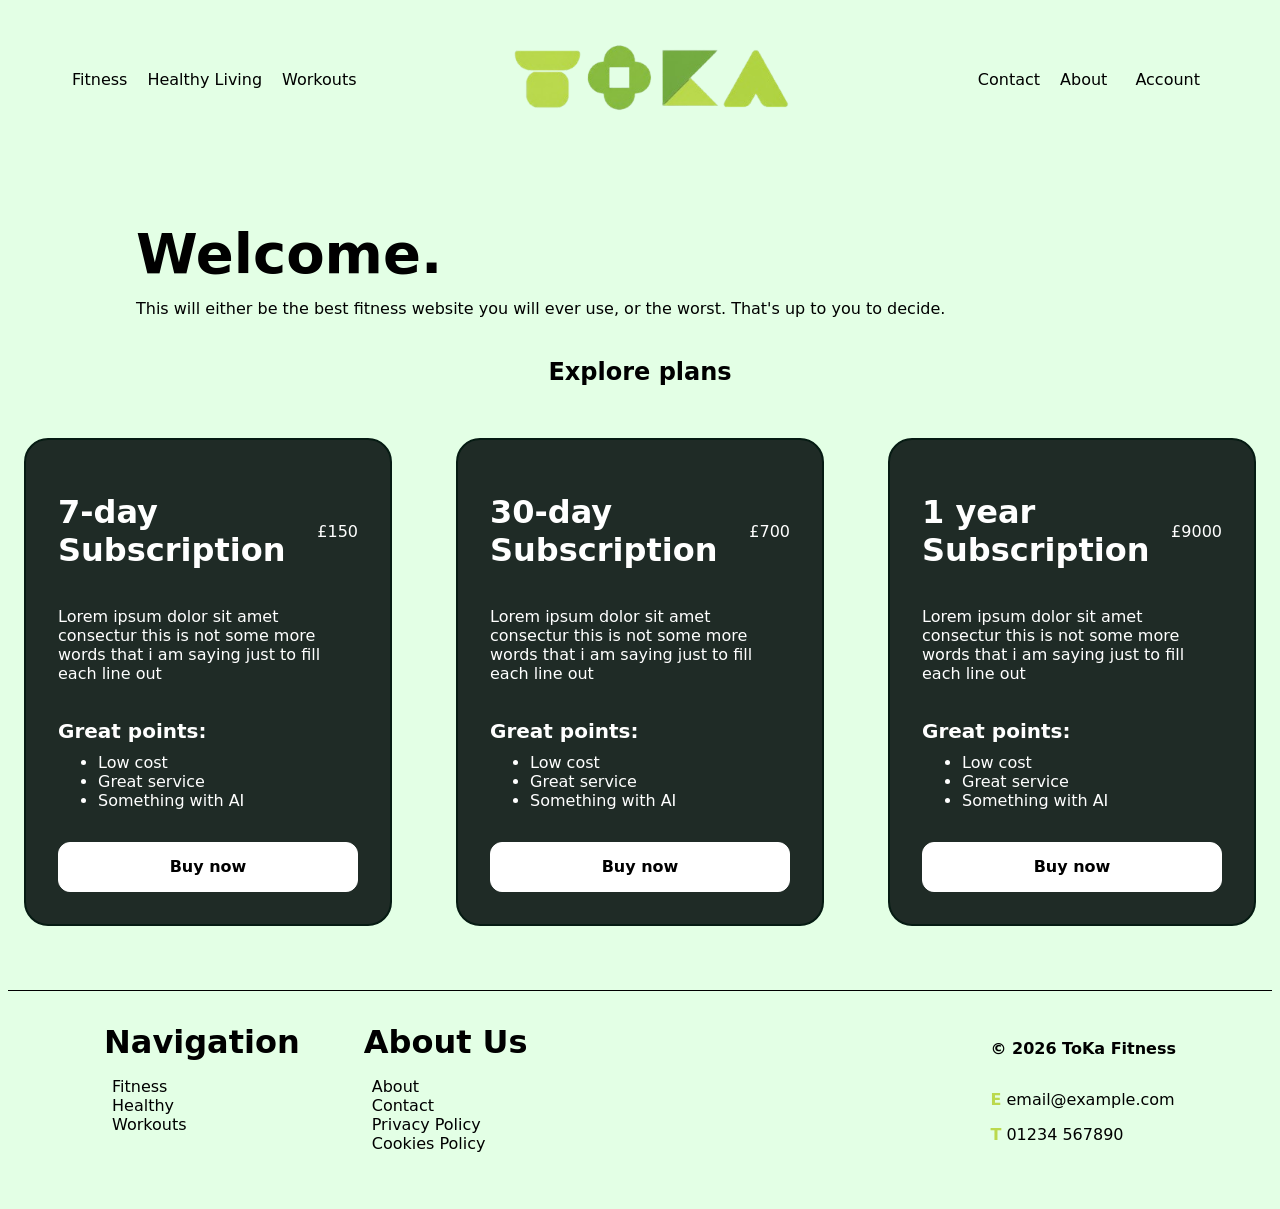
<file: index.html>
<!doctype html>
<html>
  <head>
    <meta charset="utf-8" />
    <title>Home - ToKa</title>
    <meta name="viewport" content="width=device-width, initial-scale=1" />
    <link rel="stylesheet" href="/styles.css" />

    <link rel="icon" type="image/x-icon" href="/assets/logo/favicon.png">
  </head>

  <body>
    <header>
        <nav>
          <ul class="left-buttons">
            <li><a href="/pages/fitness.html">Fitness</a></li>
            <li><a href="/pages/healthyliving.html">Healthy Living</a></li>
            <li><a href="/pages/workouts.html">Workouts</a></li>
          </ul>

          <div class="centre-nav">
            <a href="/index.html"><img src="/assets/logo/wordmark.png"></a>
          </div>

          <ul class="right-buttons">
            <li><a href="/pages/contact.html">Contact</a></li>
            <li><a href="/pages/about.html">About</a></li>
            <div class="dropdown">
              <li class="account-button"><a href="#">Account</a></li>
              <div class="dropdown-items">
                <a href="#">My Account</a>
                <a href="#">Membership</a>
                <a href="#">Friends (0)</a>
                <a href="#">Settings</a>
                <div class="sign-out">
                  <a href="#">Sign Out</a>
                </div>
              </div>
            </div>
          </ul>
        </nav>
    </header>


    <div class="content">
      <h1 class="greeting-text" style="justify-content: start;">Welcome.</h1>
      <p class="subtitle-text">This will either be the best fitness website you will ever use, or the worst. That's up to you to decide.</p>

      <h2 style="display: flex; justify-content: center; padding-top: 20px;">Explore plans</h2>

      <div class="row">
        <div class="box">
          <div class="row">
          <h1>7-day Subscription</h1>
          <p style="size: 12px; justify-content:center; margin-left: 20px;">£150</p>
          </div>

          <p>
            Lorem ipsum dolor sit amet consectur this is not some more words that 
            i am saying just to fill each line out 
          </p>

          <p style="font-weight: bold; font-size: 20px;">Great points:</p>
          <ul style="margin-top: -10px;">
            <li>Low cost</li>
            <li>Great service</li>
            <li>Something with AI</li>

          </ul>

          <a href="#"><div class="box-button">Buy now</div></a>
        </div>

        <div class="box">
          <div class="row">
          <h1>30-day Subscription</h1>
          <p style="size: 12px; justify-content:center; margin-left: 20px;">£700</p>
          </div>

          <p>
            Lorem ipsum dolor sit amet consectur this is not some more words that 
            i am saying just to fill each line out 
          </p>

          <p style="font-weight: bold; font-size: 20px;">Great points:</p>
          <ul style="margin-top: -10px;">
            <li>Low cost</li>
            <li>Great service</li>
            <li>Something with AI</li>

          </ul>

          <a href="#"><div class="box-button">Buy now</div></a>
        </div>

        <div class="box">
          <div class="row">
          <h1>1 year Subscription</h1>
          <p style="size: 12px; justify-content:center; margin-left: 20px;">£9000</p>
          </div>

          <p>
            Lorem ipsum dolor sit amet consectur this is not some more words that 
            i am saying just to fill each line out 
          </p>

          <p style="font-weight: bold; font-size: 20px;">Great points:</p>
          <ul style="margin-top: -10px;">
            <li>Low cost</li>
            <li>Great service</li>
            <li>Something with AI</li>

          </ul>

          <a href="#"><div class="box-button">Buy now</div></a>
        </div>

      </div>

    </div>

    
    <footer>
        <div class="categories">
            <div class="footer-column">
                <div class="footer-titles">Navigation</div>
                <ul>
                    <li class="footer-text"><a href="/pages/fitness.html">Fitness</a></li>
                    <li class="footer-text"><a href="/pages/healthyliving.html">Healthy</a></li>
                    <li class="footer-text"><a href="/pages/workouts.html">Workouts</a></li>
                </ul>
            </div>

            <div class="footer-column">
                <div class="footer-titles">About Us</div>
                <ul>
                    <li class="footer-text"><a href="/pages/about.html">About</a></li>
                    <li class="footer-text"><a href="/pages/contact.html">Contact</a></li>
                    <li class="footer-text"><a href="/pages/policy.html">Privacy Policy</a></li>
                    <li class="footer-text"><a href="/pages/policy.html">Cookies Policy</a></li>
                </ul>

            </div>
        </div>

        <div class="contact">
            <p style="font-weight: bold;">© 2026 ToKa Fitness</p>
            <a href="mailto:email@example.com"><p><b style="color: #bbd94d;">E</b> email@example.com</p></a> 
            <a href="tel:01234567890" style="margin-top: -1rem;"><p><b style="color: #bbd94d;">T</b> 01234 567890</p></a>   
        </div>
    </footer>
  </body>

</html>
</file>
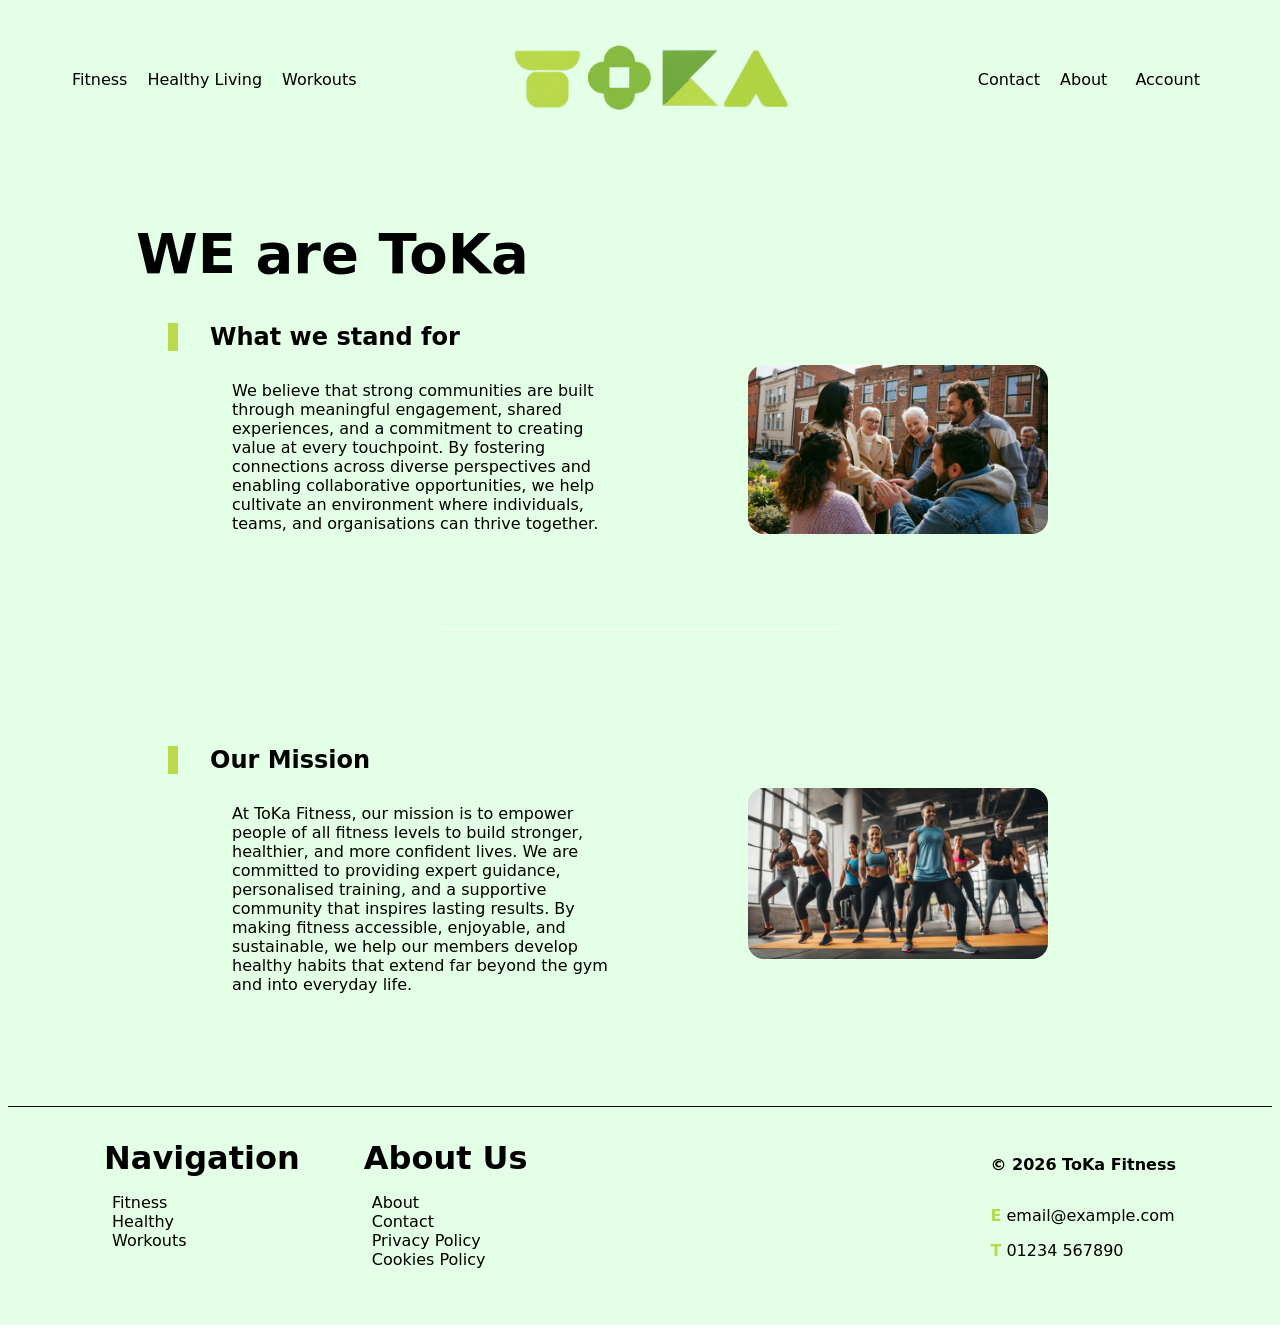
<file: pages/about.html>
<!doctype html>
<html>
  <head>
    <meta charset="utf-8" />
    <title>About - ToKa</title>
    <meta name="viewport" content="width=device-width, initial-scale=1" />
    <link rel="stylesheet" href="/styles.css" />

    <link rel="icon" type="image/x-icon" href="/assets/logo/favicon.png">
  </head>

  <body>
    <header>
        <nav>
          <ul class="left-buttons">
            <li><a href="/pages/fitness.html">Fitness</a></li>
            <li><a href="/pages/healthyliving.html">Healthy Living</a></li>
            <li><a href="/pages/workouts.html">Workouts</a></li>
          </ul>

          <div class="centre-nav">
            <a href="/index.html"><img src="/assets/logo/wordmark.png"></a>
          </div>

          <ul class="right-buttons">
            <li><a href="/pages/contact.html">Contact</a></li>
            <li><a href="/pages/about.html">About</a></li>
            <div class="dropdown">
              <li class="account-button"><a href="#">Account</a></li>
              <div class="dropdown-items">
                <a href="#">My Account</a>
                <a href="#">Membership</a>
                <a href="#">Friends (0)</a>
                <a href="#">Settings</a>
                <div class="sign-out">
                  <a href="#">Sign Out</a>
                </div>
              </div>
            </div>
          </ul>
        </nav>
    </header>


    <div class="content">
      <h1 class="greeting-text">WE are ToKa</h1>

      <h2 class="about-titles">What we stand for</h2>

      <div class="about-row">
        <div class="about-section">
          <p>
            We believe that strong communities are built through meaningful engagement, shared experiences, and a commitment to creating value at every touchpoint. 
            By fostering connections across diverse perspectives and enabling collaborative opportunities, we help cultivate an environment where individuals, 
            teams, and organisations can thrive together.
          </p>
        </div>
        <div class="about-section">
          <img src="/assets/images/community-example-1.jpg">
        </div>

      </div>

      <div style="border-top: 1px solid white; padding: 3rem; margin-right: 400px; margin-left: 400px;"></div>

      <h2 class="about-titles">Our Mission</h2>

      <div class="about-row">
        <div class="about-section">
          <p>
            At ToKa Fitness, our mission is to empower people of all fitness levels to build stronger, healthier, and more confident lives. 
            We are committed to providing expert guidance, personalised training, and a supportive community that inspires lasting results. 
            By making fitness accessible, enjoyable, and sustainable, we help our members develop healthy habits that extend far beyond the gym and into everyday life.
          </p>
        </div>
        <div class="about-section">
          <img src="/assets/images/fitness-example-1.jpg">
        </div>

      </div>

    </div>

    <footer>
        <div class="categories">
            <div class="footer-column">
                <div class="footer-titles">Navigation</div>
                <ul>
                    <li class="footer-text"><a href="/pages/fitness.html">Fitness</a></li>
                    <li class="footer-text"><a href="/pages/healthyliving.html">Healthy</a></li>
                    <li class="footer-text"><a href="/pages/workouts.html">Workouts</a></li>
                </ul>
            </div>

            <div class="footer-column">
                <div class="footer-titles">About Us</div>
                <ul>
                    <li class="footer-text"><a href="/pages/about.html">About</a></li>
                    <li class="footer-text"><a href="/pages/contact.html">Contact</a></li>
                    <li class="footer-text"><a href="/pages/policy.html">Privacy Policy</a></li>
                    <li class="footer-text"><a href="/pages/policy.html">Cookies Policy</a></li>
                </ul>

            </div>
        </div>

        <div class="contact">
            <p style="font-weight: bold;">© 2026 ToKa Fitness</p>
            <a href="mailto:email@example.com"><p><b style="color: #bbd94d;">E</b> email@example.com</p></a> 
            <a href="tel:01234567890" style="margin-top: -1rem;"><p><b style="color: #bbd94d;">T</b> 01234 567890</p></a>   
        </div>
    </footer>

  </body>
</html>
</file>
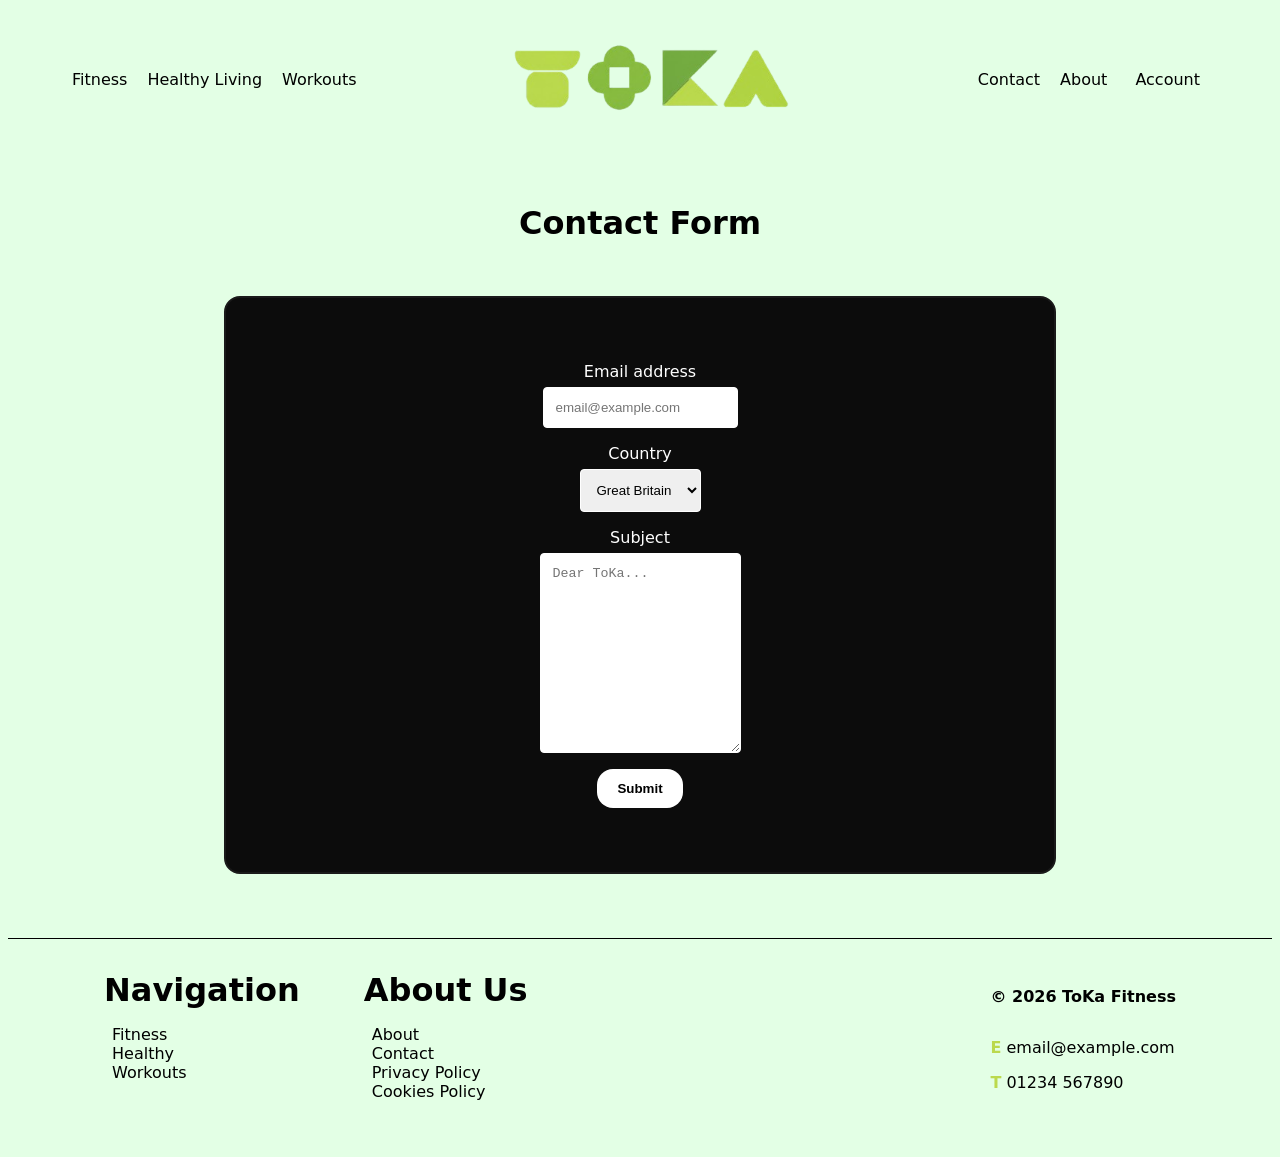
<file: pages/contact.html>
<!doctype html>
<html>
  <head>
    <meta charset="utf-8" />
    <title>Contact - ToKa</title>
    <meta name="viewport" content="width=device-width, initial-scale=1" />
    <link rel="stylesheet" href="/styles.css" />

    <link rel="icon" type="image/x-icon" href="/assets/logo/favicon.png">
  </head>

  <body>
    <header>
        <nav>
          <ul class="left-buttons">
            <li><a href="/pages/fitness.html">Fitness</a></li>
            <li><a href="/pages/healthyliving.html">Healthy Living</a></li>
            <li><a href="/pages/workouts.html">Workouts</a></li>
          </ul>

          <div class="centre-nav">
            <a href="/index.html"><img src="/assets/logo/wordmark.png"></a>
          </div>

          <ul class="right-buttons">
            <li><a href="/pages/contact.html">Contact</a></li>
            <li><a href="/pages/about.html">About</a></li>
            <div class="dropdown">
              <li class="account-button"><a href="#">Account</a></li>
              <div class="dropdown-items">
                <a href="#">My Account</a>
                <a href="#">Membership</a>
                <a href="#">Friends (0)</a>
                <a href="#">Settings</a>
                <div class="sign-out">
                  <a href="#">Sign Out</a>
                </div>
              </div>
            </div>
          </ul>
        </nav>
    </header>


    <div class="content">

      <div class="centred-content">
        <h1>Contact Form</h1>

        <form class="form-box">

          <label for="email">Email address</label>
          <input type="text" id="fname" name="firstname" placeholder="email@example.com">

          <label for="country">Country</label>
          <select id="country" name="country">
            <option value="gb">Great Britain</option>
            <option value="fr">France</option>
            <option value="usa">USA</option>
          </select>

          <label for="subject">Subject</label>
          <textarea id="subject" name="subject" placeholder="Dear ToKa..." style="height:200px"></textarea>

          <input type="submit" value="Submit">

        </form>

      </div>

    </div>

    <footer>
        <div class="categories">
            <div class="footer-column">
                <div class="footer-titles">Navigation</div>
                <ul>
                    <li class="footer-text"><a href="/pages/fitness.html">Fitness</a></li>
                    <li class="footer-text"><a href="/pages/healthyliving.html">Healthy</a></li>
                    <li class="footer-text"><a href="/pages/workouts.html">Workouts</a></li>
                </ul>
            </div>

            <div class="footer-column">
                <div class="footer-titles">About Us</div>
                <ul>
                    <li class="footer-text"><a href="/pages/about.html">About</a></li>
                    <li class="footer-text"><a href="/pages/contact.html">Contact</a></li>
                    <li class="footer-text"><a href="/pages/policy.html">Privacy Policy</a></li>
                    <li class="footer-text"><a href="/pages/policy.html">Cookies Policy</a></li>
                </ul>

            </div>
        </div>

        <div class="contact">
            <p style="font-weight: bold;">© 2026 ToKa Fitness</p>
            <a href="mailto:email@example.com"><p><b style="color: #bbd94d;">E</b> email@example.com</p></a> 
            <a href="tel:01234567890" style="margin-top: -1rem;"><p><b style="color: #bbd94d;">T</b> 01234 567890</p></a>   
        </div>
    </footer>

  </body>
</html>
</file>
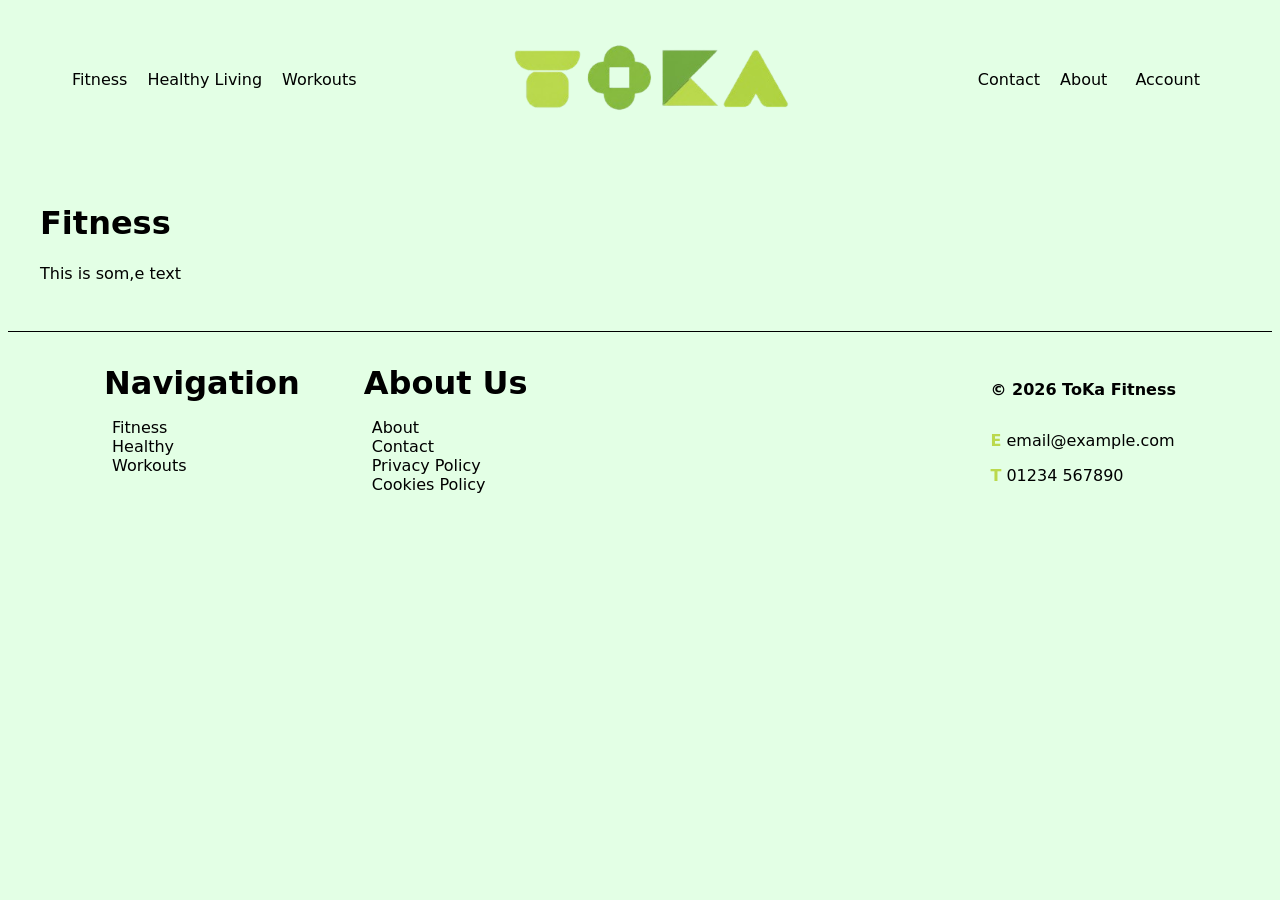
<file: pages/fitness.html>
<!doctype html>
<html>
  <head>
    <meta charset="utf-8" />
    <title>Fitness Advice - ToKa</title>
    <meta name="viewport" content="width=device-width, initial-scale=1" />
    <link rel="stylesheet" href="/styles.css" />

    <link rel="icon" type="image/x-icon" href="/assets/logo/favicon.png">
  </head>

  <body>
    <header>
        <nav>
          <ul class="left-buttons">
            <li><a href="/pages/fitness.html">Fitness</a></li>
            <li><a href="/pages/healthyliving.html">Healthy Living</a></li>
            <li><a href="/pages/workouts.html">Workouts</a></li>
          </ul>

          <div class="centre-nav">
            <a href="/index.html"><img src="/assets/logo/wordmark.png"></a>
          </div>

          <ul class="right-buttons">
            <li><a href="/pages/contact.html">Contact</a></li>
            <li><a href="/pages/about.html">About</a></li>
            <div class="dropdown">
              <li class="account-button"><a href="#">Account</a></li>
              <div class="dropdown-items">
                <a href="#">My Account</a>
                <a href="#">Membership</a>
                <a href="#">Friends (0)</a>
                <a href="#">Settings</a>
                <div class="sign-out">
                  <a href="#">Sign Out</a>
                </div>
              </div>
            </div>
          </ul>
        </nav>
    </header>


    <div class="content">
      <h1>Fitness</h1>
      <p> This is som,e text</p>

    </div>

    <footer>
        <div class="categories">
            <div class="footer-column">
                <div class="footer-titles">Navigation</div>
                <ul>
                    <li class="footer-text"><a href="/pages/fitness.html">Fitness</a></li>
                    <li class="footer-text"><a href="/pages/healthyliving.html">Healthy</a></li>
                    <li class="footer-text"><a href="/pages/workouts.html">Workouts</a></li>
                </ul>
            </div>

            <div class="footer-column">
                <div class="footer-titles">About Us</div>
                <ul>
                    <li class="footer-text"><a href="/pages/about.html">About</a></li>
                    <li class="footer-text"><a href="/pages/contact.html">Contact</a></li>
                    <li class="footer-text"><a href="/pages/policy.html">Privacy Policy</a></li>
                    <li class="footer-text"><a href="/pages/policy.html">Cookies Policy</a></li>
                </ul>

            </div>
        </div>

        <div class="contact">
            <p style="font-weight: bold;">© 2026 ToKa Fitness</p>
            <a href="mailto:email@example.com"><p><b style="color: #bbd94d;">E</b> email@example.com</p></a> 
            <a href="tel:01234567890" style="margin-top: -1rem;"><p><b style="color: #bbd94d;">T</b> 01234 567890</p></a>   
        </div>
    </footer>

  </body>
</html>
</file>
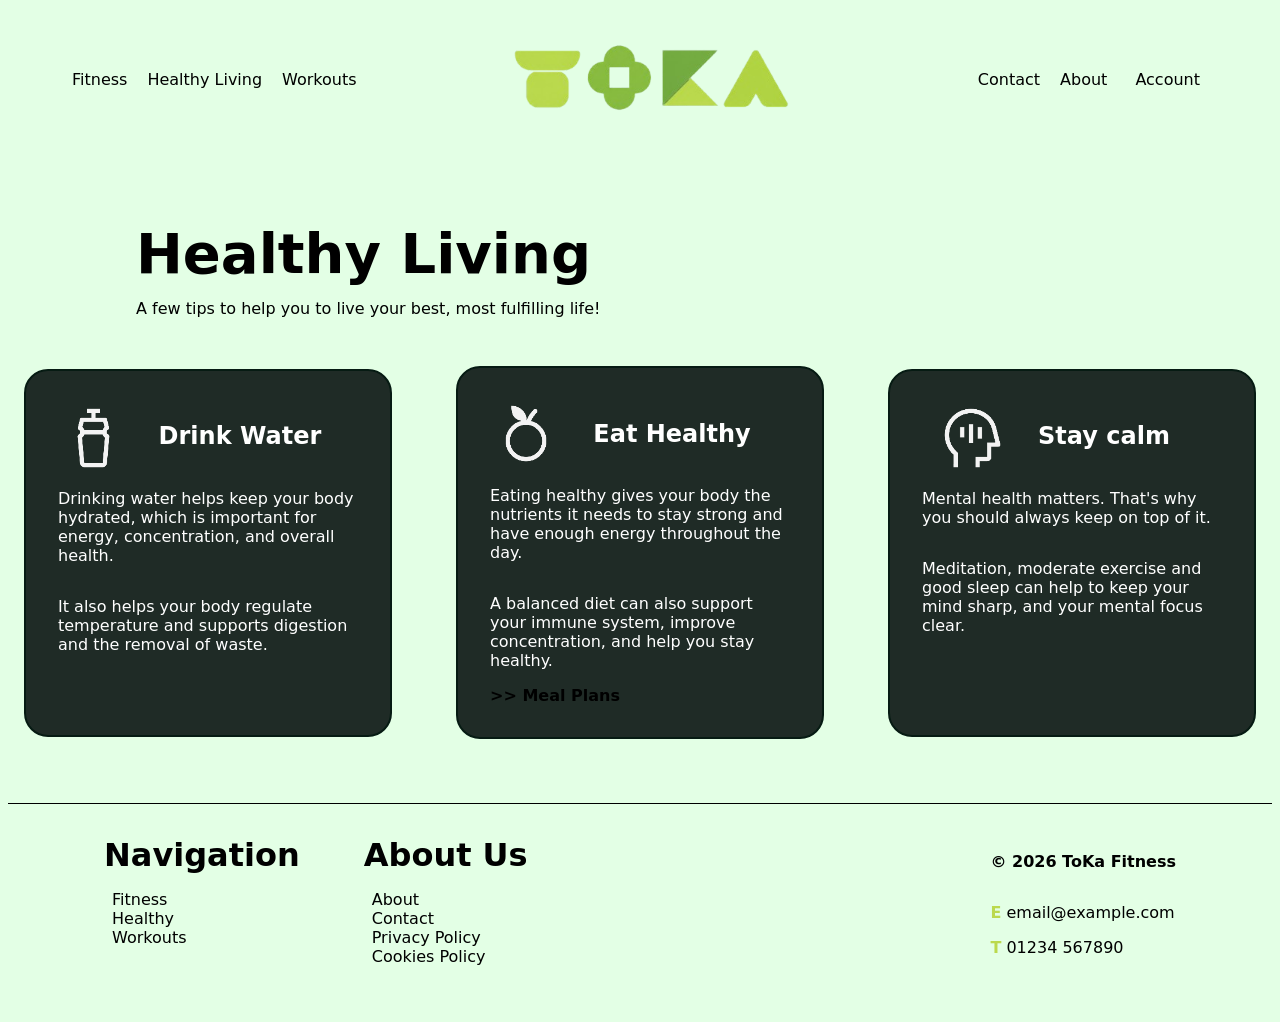
<file: pages/healthyliving.html>
<!doctype html>
<html>
  <head>
    <meta charset="utf-8" />
    <title>Healthy Living - ToKa</title>
    <meta name="viewport" content="width=device-width, initial-scale=1" />
    <link rel="stylesheet" href="/styles.css" />

    <link rel="icon" type="image/x-icon" href="/assets/logo/favicon.png">
  </head>

  <body>
    <header>
        <nav>
          <ul class="left-buttons">
            <li><a href="/pages/fitness.html">Fitness</a></li>
            <li><a href="/pages/healthyliving.html">Healthy Living</a></li>
            <li><a href="/pages/workouts.html">Workouts</a></li>
          </ul>

          <div class="centre-nav">
            <a href="/index.html"><img src="/assets/logo/wordmark.png"></a>
          </div>

          <ul class="right-buttons">
            <li><a href="/pages/contact.html">Contact</a></li>
            <li><a href="/pages/about.html">About</a></li>
            <div class="dropdown">
              <li class="account-button"><a href="#">Account</a></li>
              <div class="dropdown-items">
                <a href="#">My Account</a>
                <a href="#">Membership</a>
                <a href="#">Friends (0)</a>
                <a href="#">Settings</a>
                <div class="sign-out">
                  <a href="#">Sign Out</a>
                </div>
              </div>
            </div>
          </ul>
        </nav>
    </header>

    <div class="content">

      <h1 class="greeting-text">Healthy Living</h1>
      <p class="subtitle-text">A few tips to help you to live your best, most fulfilling life!</p>



            <div class="row">
        <div class="box">
          <div class="row">
            <div class="workout-box">
              <img src="/assets/workout-icons/water_light.png">
              <h2 style="justify-content: center; padding-left: 2rem;">Drink Water</h2>
            </div>
          </div>

          <p>
            Drinking water helps keep your body hydrated, which is important for energy, 
            concentration, and overall health.
          </p>

          <p>
             It also helps your body regulate temperature and supports digestion 
             and the removal of waste.
          </p>
        </div>

        <div class="box">
          <div class="row">
            <div class="workout-box">
              <img src="/assets/workout-icons/food_light.png">
              <h2 style="justify-content: center; padding-left: 2rem;">Eat Healthy</h2>
            </div>
          </div>

          <p>
            Eating healthy gives your body the nutrients it needs to stay strong
             and have enough energy throughout the day.
          </p>

          <p>
            A balanced diet can also support your immune system, improve concentration, 
            and help you stay healthy.
          </p>

          <a href="#" style="font-weight: bold;">>> Meal Plans</a>
        </div>

        <div class="box">
          <div class="row">
            <div class="workout-box">
              <img src="/assets/workout-icons/mindfulness_light.png">
              <h2 style="justify-content: center; padding-left: 2rem;">Stay calm</h2>
            </div>
          </div>

          <p>
            Mental health matters. That's why you should always keep on top of it.
          </p>

          <p>
            Meditation, moderate exercise and good sleep can help to keep your mind
            sharp, and your mental focus clear. 
          </p>
        </div>
      </div>

    </div>

    <footer>
        <div class="categories">
            <div class="footer-column">
                <div class="footer-titles">Navigation</div>
                <ul>
                    <li class="footer-text"><a href="/pages/fitness.html">Fitness</a></li>
                    <li class="footer-text"><a href="/pages/healthyliving.html">Healthy</a></li>
                    <li class="footer-text"><a href="/pages/workouts.html">Workouts</a></li>
                </ul>
            </div>

            <div class="footer-column">
                <div class="footer-titles">About Us</div>
                <ul>
                    <li class="footer-text"><a href="/pages/about.html">About</a></li>
                    <li class="footer-text"><a href="/pages/contact.html">Contact</a></li>
                    <li class="footer-text"><a href="/pages/policy.html">Privacy Policy</a></li>
                    <li class="footer-text"><a href="/pages/policy.html">Cookies Policy</a></li>
                </ul>

            </div>
        </div>

        <div class="contact">
            <p style="font-weight: bold;">© 2026 ToKa Fitness</p>
            <a href="mailto:email@example.com"><p><b style="color: #bbd94d;">E</b> email@example.com</p></a> 
            <a href="tel:01234567890" style="margin-top: -1rem;"><p><b style="color: #bbd94d;">T</b> 01234 567890</p></a>   
        </div>
    </footer>

  </body>
</html>
</file>
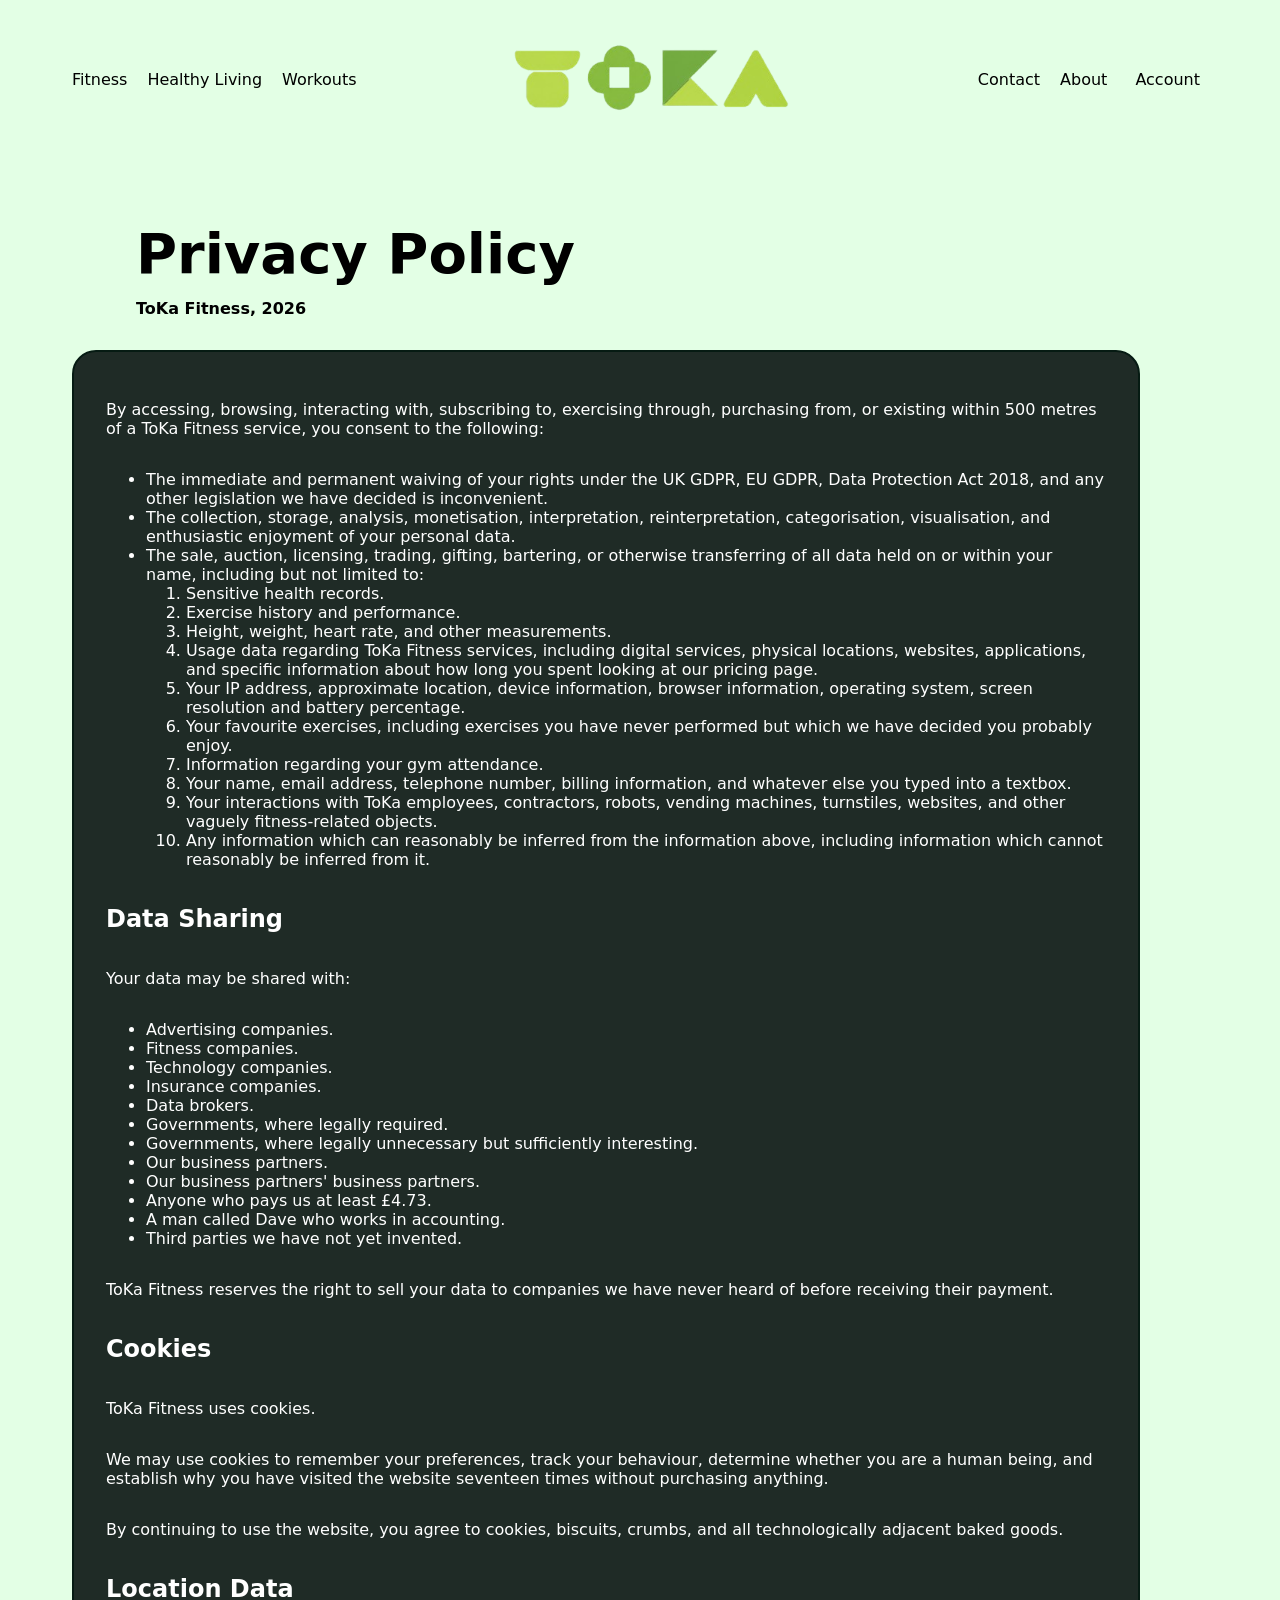
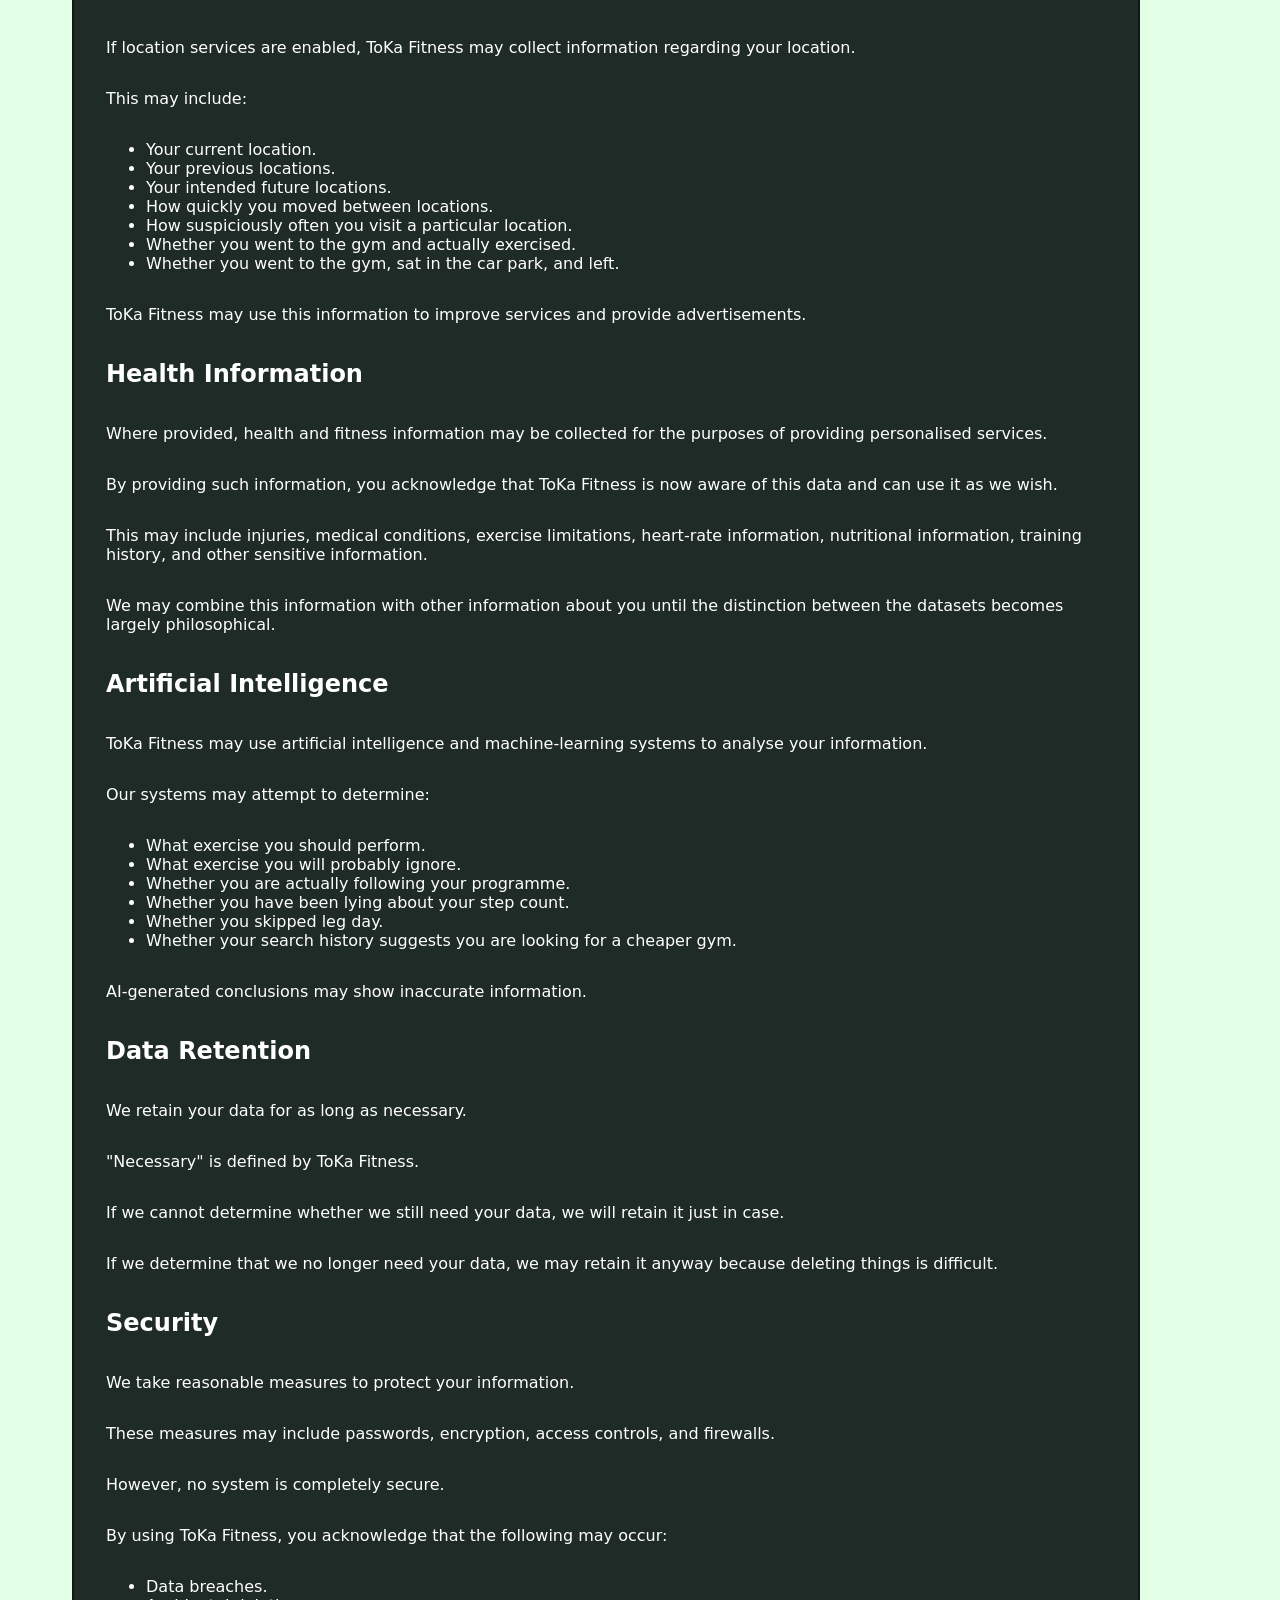
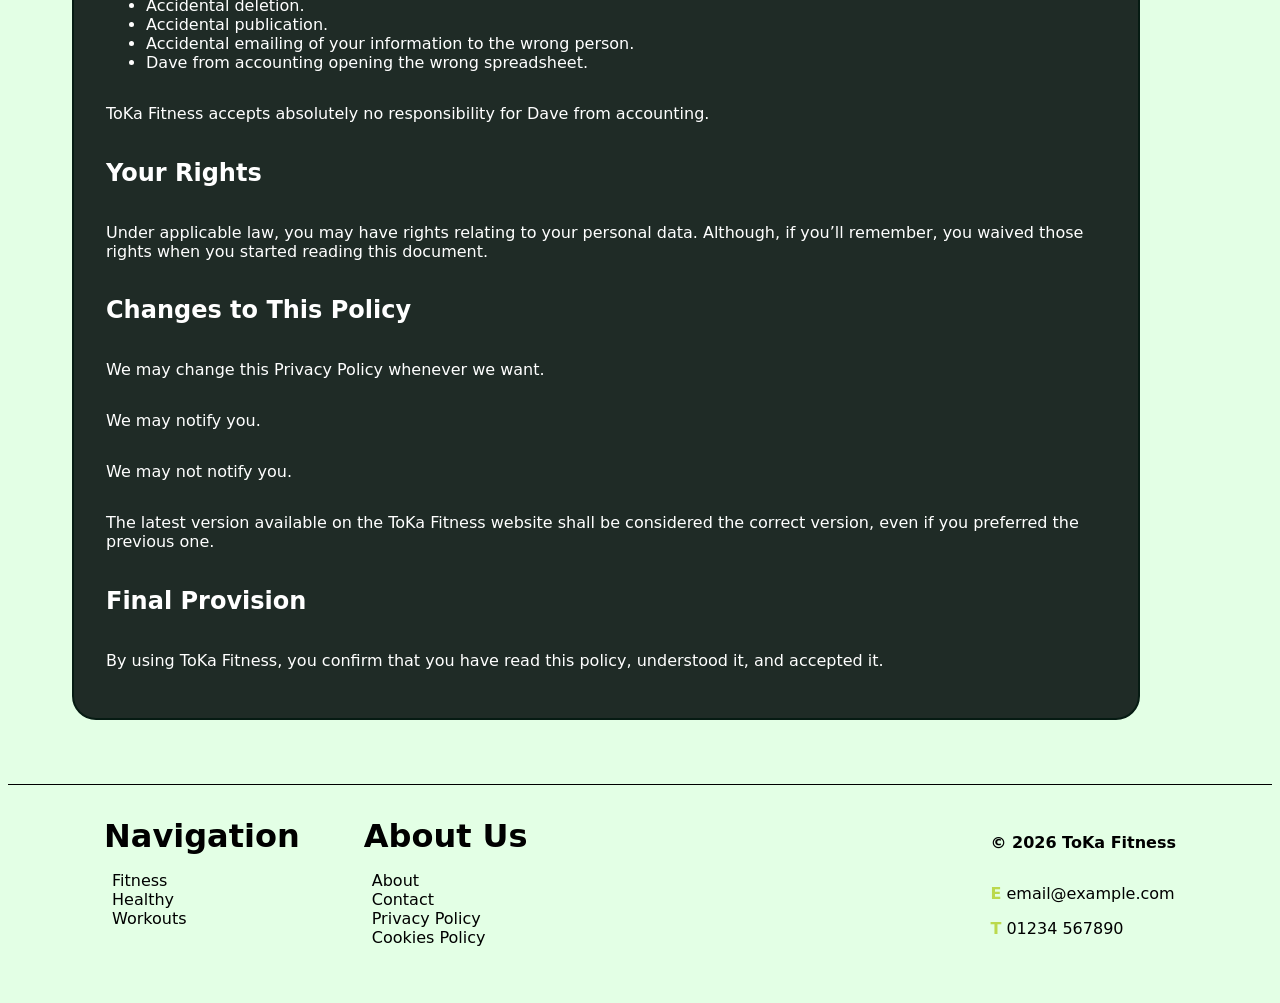
<file: pages/policy.html>
<!doctype html>
<html>
  <head>
    <meta charset="utf-8" />
    <title>Policies - ToKa</title>
    <meta name="viewport" content="width=device-width, initial-scale=1" />
    <link rel="stylesheet" href="/styles.css" />

    <link rel="icon" type="image/x-icon" href="/assets/logo/favicon.png">
  </head>

  <body>
    <header>
        <nav>
          <ul class="left-buttons">
            <li><a href="/pages/fitness.html">Fitness</a></li>
            <li><a href="/pages/healthyliving.html">Healthy Living</a></li>
            <li><a href="/pages/workouts.html">Workouts</a></li>
          </ul>

          <div class="centre-nav">
            <a href="/index.html"><img src="/assets/logo/wordmark.png"></a>
          </div>

          <ul class="right-buttons">
            <li><a href="/pages/contact.html">Contact</a></li>
            <li><a href="/pages/about.html">About</a></li>
            <div class="dropdown">
              <li class="account-button"><a href="#">Account</a></li>
              <div class="dropdown-items">
                <a href="#">My Account</a>
                <a href="#">Membership</a>
                <a href="#">Friends (0)</a>
                <a href="#">Settings</a>
                <div class="sign-out">
                  <a href="#">Sign Out</a>
                </div>
              </div>
            </div>
          </ul>
        </nav>
    </header>


    <div class="content">
        <h1 class="greeting-text">Privacy Policy</h1>
        <p class="subtitle-text"><strong>ToKa Fitness, 2026</strong></p>

        <div class="box" style="max-width: 1000px; width: calc(100% - 4rem);">

            <p>
                By accessing, browsing, interacting with, subscribing to,
                exercising through, purchasing from, or existing within 500 metres
                of a ToKa Fitness service, you consent to the following:
            </p>

            <ul>
                <li>
                    The immediate and permanent waiving of your rights under the
                    UK GDPR, EU GDPR, Data Protection Act 2018, and any other
                    legislation we have decided is inconvenient.
                </li>

                <li>
                    The collection, storage, analysis, monetisation,
                    interpretation, reinterpretation, categorisation,
                    visualisation, and enthusiastic enjoyment of your personal data.
                </li>

                <li>
                    The sale, auction, licensing, trading, gifting, bartering,
                    or otherwise transferring of all data held on or within your
                    name, including but not limited to:

                    <ol>
                        <li>Sensitive health records.</li>
                        <li>Exercise history and performance.</li>
                        <li>Height, weight, heart rate, and other measurements.</li>

                        <li>
                            Usage data regarding ToKa Fitness services, including
                            digital services, physical locations, websites,
                            applications, and specific information about how long
                            you spent looking at our pricing page.
                        </li>

                        <li>
                            Your IP address, approximate location, device
                            information, browser information, operating system,
                            screen resolution and battery percentage.
                        </li>

                        <li>
                            Your favourite exercises, including exercises you have
                            never performed but which we have decided you probably
                            enjoy.
                        </li>

                        <li>Information regarding your gym attendance.</li>

                        <li>
                            Your name, email address, telephone number, billing
                            information, and whatever else you typed into a textbox.
                        </li>

                        <li>
                            Your interactions with ToKa employees, contractors,
                            robots, vending machines, turnstiles, websites, and
                            other vaguely fitness-related objects.
                        </li>

                        <li>
                            Any information which can reasonably be inferred from
                            the information above, including information which
                            cannot reasonably be inferred from it.
                        </li>
                    </ol>
                </li>
            </ul>

            <h2>Data Sharing</h2>

            <p>Your data may be shared with:</p>

            <ul>
                <li>Advertising companies.</li>
                <li>Fitness companies.</li>
                <li>Technology companies.</li>
                <li>Insurance companies.</li>
                <li>Data brokers.</li>
                <li>Governments, where legally required.</li>
                <li>Governments, where legally unnecessary but sufficiently interesting.</li>
                <li>Our business partners.</li>
                <li>Our business partners' business partners.</li>
                <li>Anyone who pays us at least £4.73.</li>
                <li>A man called Dave who works in accounting.</li>
                <li>Third parties we have not yet invented.</li>
            </ul>

            <p>
                ToKa Fitness reserves the right to sell your data to companies we
                have never heard of before receiving their payment.
            </p>


            <h2>Cookies</h2>

            <p>ToKa Fitness uses cookies.</p>

            <p>
                We may use cookies to remember your preferences, track your
                behaviour, determine whether you are a human being, and establish
                why you have visited the website seventeen times without
                purchasing anything.
            </p>

            <p>
                By continuing to use the website, you agree to cookies, biscuits,
                crumbs, and all technologically adjacent baked goods.
            </p>


            <h2>Location Data</h2>

            <p>
                If location services are enabled, ToKa Fitness may collect
                information regarding your location.
            </p>

            <p>This may include:</p>

            <ul>
                <li>Your current location.</li>
                <li>Your previous locations.</li>
                <li>Your intended future locations.</li>
                <li>How quickly you moved between locations.</li>
                <li>How suspiciously often you visit a particular location.</li>
                <li>Whether you went to the gym and actually exercised.</li>
                <li>Whether you went to the gym, sat in the car park, and left.</li>
            </ul>

            <p>
                ToKa Fitness may use this information to improve services and
                provide advertisements.
            </p>


            <h2>Health Information</h2>

            <p>
                Where provided, health and fitness information may be collected
                for the purposes of providing personalised services.
            </p>

            <p>
                By providing such information, you acknowledge that ToKa Fitness
                is now aware of this data and can use it as we wish.
            </p>

            <p>
                This may include injuries, medical conditions, exercise
                limitations, heart-rate information, nutritional information,
                training history, and other sensitive information.
            </p>

            <p>
                We may combine this information with other information about you
                until the distinction between the datasets becomes largely
                philosophical.
            </p>


            <h2>Artificial Intelligence</h2>

            <p>
                ToKa Fitness may use artificial intelligence and machine-learning
                systems to analyse your information.
            </p>

            <p>Our systems may attempt to determine:</p>

            <ul>
                <li>What exercise you should perform.</li>
                <li>What exercise you will probably ignore.</li>
                <li>Whether you are actually following your programme.</li>
                <li>Whether you have been lying about your step count.</li>
                <li>Whether you skipped leg day.</li>
                <li>
                    Whether your search history suggests you are looking for a
                    cheaper gym.
                </li>
            </ul>

            <p>
                AI-generated conclusions may show inaccurate information.
            </p>


            <h2>Data Retention</h2>

            <p>We retain your data for as long as necessary.</p>

            <p>"Necessary" is defined by ToKa Fitness.</p>

            <p>
                If we cannot determine whether we still need your data, we will
                retain it just in case.
            </p>

            <p>
                If we determine that we no longer need your data, we may retain it
                anyway because deleting things is difficult.
            </p>


            <h2>Security</h2>

            <p>
                We take reasonable measures to protect your information.
            </p>

            <p>
                These measures may include passwords, encryption, access controls,
                and firewalls.
            </p>

            <p>However, no system is completely secure.</p>

            <p>
                By using ToKa Fitness, you acknowledge that the following may
                occur:
            </p>

            <ul>
                <li>Data breaches.</li>
                <li>Accidental deletion.</li>
                <li>Accidental publication.</li>
                <li>Accidental emailing of your information to the wrong person.</li>
                <li>Dave from accounting opening the wrong spreadsheet.</li>
            </ul>

            <p>
                ToKa Fitness accepts absolutely no responsibility for Dave from
                accounting.
            </p>


            <h2>Your Rights</h2>

            <p>
                Under applicable law, you may have rights relating to your
                personal data. Although, if you’ll remember, you waived those
                rights when you started reading this document.
            </p>


            <h2>Changes to This Policy</h2>

            <p>We may change this Privacy Policy whenever we want.</p>

            <p>We may notify you.</p>

            <p>We may not notify you.</p>

            <p>
                The latest version available on the ToKa Fitness website shall
                be considered the correct version, even if you preferred the
                previous one.
            </p>


            <h2>Final Provision</h2>

            <p>
                By using ToKa Fitness, you confirm that you have read this policy,
                understood it, and accepted it.
            </p>

        </div>

    </div>

    <footer>
        <div class="categories">
            <div class="footer-column">
                <div class="footer-titles">Navigation</div>
                <ul>
                    <li class="footer-text"><a href="/pages/fitness.html">Fitness</a></li>
                    <li class="footer-text"><a href="/pages/healthyliving.html">Healthy</a></li>
                    <li class="footer-text"><a href="/pages/workouts.html">Workouts</a></li>
                </ul>
            </div>

            <div class="footer-column">
                <div class="footer-titles">About Us</div>
                <ul>
                    <li class="footer-text"><a href="/pages/about.html">About</a></li>
                    <li class="footer-text"><a href="/pages/contact.html">Contact</a></li>
                    <li class="footer-text"><a href="/pages/policy.html">Privacy Policy</a></li>
                    <li class="footer-text"><a href="/pages/policy.html">Cookies Policy</a></li>
                </ul>

            </div>
        </div>

        <div class="contact">
            <p style="font-weight: bold;">© 2026 ToKa Fitness</p>
            <a href="mailto:email@example.com"><p><b style="color: #bbd94d;">E</b> email@example.com</p></a> 
            <a href="tel:01234567890" style="margin-top: -1rem;"><p><b style="color: #bbd94d;">T</b> 01234 567890</p></a>   
        </div>
    </footer>

  </body>
</html>
</file>
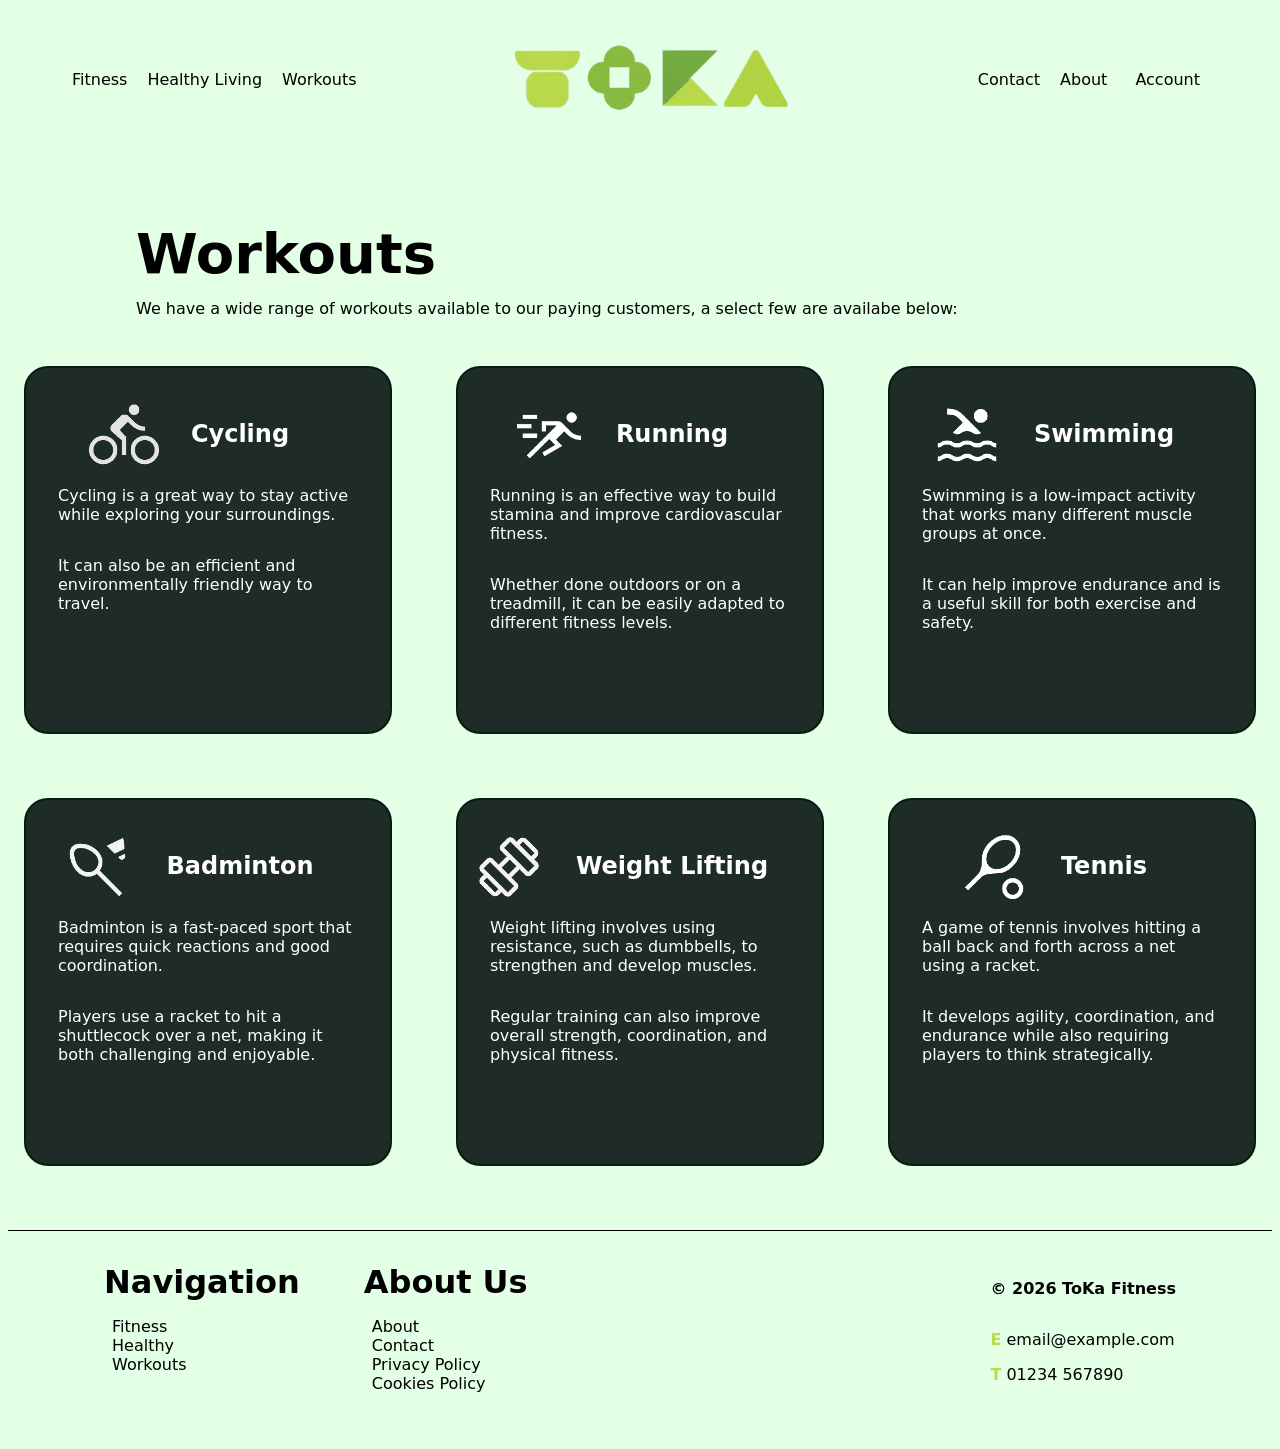
<file: pages/workouts.html>
<!doctype html>
<html>
  <head>
    <meta charset="utf-8" />
    <title>Workouts - ToKa</title>
    <meta name="viewport" content="width=device-width, initial-scale=1" />
    <link rel="stylesheet" href="/styles.css" />

    <link rel="icon" type="image/x-icon" href="/assets/logo/favicon.png">
  </head>

  <body>
    <header>
        <nav>
          <ul class="left-buttons">
            <li><a href="/pages/fitness.html">Fitness</a></li>
            <li><a href="/pages/healthyliving.html">Healthy Living</a></li>
            <li><a href="/pages/workouts.html">Workouts</a></li>
          </ul>

          <div class="centre-nav">
            <a href="/index.html"><img src="/assets/logo/wordmark.png"></a>
          </div>

          <ul class="right-buttons">
            <li><a href="/pages/contact.html">Contact</a></li>
            <li><a href="/pages/about.html">About</a></li>
            <div class="dropdown">
              <li class="account-button"><a href="#">Account</a></li>
              <div class="dropdown-items">
                <a href="#">My Account</a>
                <a href="#">Membership</a>
                <a href="#">Friends (0)</a>
                <a href="#">Settings</a>
                <div class="sign-out">
                  <a href="#">Sign Out</a>
                </div>
              </div>
            </div>
          </ul>
        </nav>
    </header>


    <div class="content">
      <h1 class="greeting-text">Workouts</h1>
      <p class="subtitle-text">We have a wide range of workouts available to our paying customers, a select few are availabe below:</p>

      <div class="row">
        <div class="box">
          <div class="row">
            <div class="workout-box">
              <img src="/assets/workout-icons/bike_light.png">
              <h2 style="justify-content: center; padding-left: 2rem;">Cycling</h2>
            </div>
          </div>

          <p>
            Cycling is a great way to stay active while exploring your surroundings. 
          </p>

          <p>
            It can also be an efficient and environmentally friendly way to travel.
          </p>
        </div>

        <div class="box">
          <div class="row">
            <div class="workout-box">
              <img src="/assets/workout-icons/sprint_light.png">
              <h2 style="justify-content: center; padding-left: 2rem;">Running</h2>
            </div>
          </div>

          <p>
            Running is an effective way to build stamina and improve cardiovascular fitness. 
          </p>

          <p>
             Whether done outdoors or on a treadmill, 
             it can be easily adapted to different fitness levels. 
          </p>
        </div>

        <div class="box">
          <div class="row">
            <div class="workout-box">
              <img src="/assets/workout-icons/swim_light.png">
              <h2 style="justify-content: center; padding-left: 2rem;">Swimming</h2>
            </div>
          </div>

          <p>
            Swimming is a low-impact activity that works many different muscle groups at once. 
          </p>

          <p>
            It can help improve endurance and is a useful skill for both exercise and safety.
          </p>
        </div>
      </div>

      <div class="row">
        <div class="box">
          <div class="row">
            <div class="workout-box">
              <img src="/assets/workout-icons/badminton_light.png">
              <h2 style="justify-content: center; padding-left: 2rem;">Badminton</h2>
            </div>
          </div>
          <p>
            Badminton is a fast-paced sport that requires quick reactions and good coordination. 
          </p>

          <p>
            Players use a racket to hit a shuttlecock over a net, making it both challenging and enjoyable.
          </p>
        </div>

        <div class="box">
          <div class="row">
            <div class="workout-box">
              <img src="/assets/workout-icons/dumbells_light.png">
              <h2 style="justify-content: center; padding-left: 2rem;">Weight Lifting</h2>
            </div>
          </div>

          <p>
            Weight lifting involves using resistance, such as dumbbells,
            to strengthen and develop muscles.
          </p>

          <p>
            Regular training can also improve overall strength, coordination,
            and physical fitness.
          </p>
        </div>

        <div class="box">
          <div class="row">
            <div class="workout-box">
              <img src="/assets/workout-icons/tennis_light.png">
              <h2 style="justify-content: center; padding-left: 2rem;">Tennis</h2>
            </div>
          </div>

          <p>
            A game of tennis involves hitting a ball back and forth across a net using a racket. 
          </p>

          <p>
            It develops agility, coordination, 
            and endurance while also requiring players to think strategically.
          </p>
        </div>
      </div>

    </div>

    <footer>
        <div class="categories">
            <div class="footer-column">
                <div class="footer-titles">Navigation</div>
                <ul>
                    <li class="footer-text"><a href="/pages/fitness.html">Fitness</a></li>
                    <li class="footer-text"><a href="/pages/healthyliving.html">Healthy</a></li>
                    <li class="footer-text"><a href="/pages/workouts.html">Workouts</a></li>
                </ul>
            </div>

            <div class="footer-column">
                <div class="footer-titles">About Us</div>
                <ul>
                    <li class="footer-text"><a href="/pages/about.html">About</a></li>
                    <li class="footer-text"><a href="/pages/contact.html">Contact</a></li>
                    <li class="footer-text"><a href="/pages/policy.html">Privacy Policy</a></li>
                    <li class="footer-text"><a href="/pages/policy.html">Cookies Policy</a></li>
                </ul>

            </div>
        </div>

        <div class="contact">
            <p style="font-weight: bold;">© 2026 ToKa Fitness</p>
            <a href="mailto:email@example.com"><p><b style="color: #bbd94d;">E</b> email@example.com</p></a> 
            <a href="tel:01234567890" style="margin-top: -1rem;"><p><b style="color: #bbd94d;">T</b> 01234 567890</p></a>   
        </div>
    </footer>

  </body>
</html>
</file>
<file: styles.css>
/* === Main Page === */
.content {
    margin-top: 2rem;
    margin-left: 2rem;
    margin-right: 2rem;
    margin-bottom: 2rem;

    justify-content: center;
}



/* === Text & Assets === */

body {
    display: flex;
    font-family: system-ui, -apple-system, BlinkMacSystemFont, 'Segoe UI', Roboto, Oxygen, Ubuntu, Cantarell, 'Open Sans', 'Helvetica Neue', sans-serif;
    cursor: url("assets/cursor-files/cursor_pointer.png"), auto;

    background-color: #e3ffe5;

    flex-direction: column;
}

a {
    text-decoration: none;
    color: black;
    cursor: url("/assets/cursor-files/cursor_link.png"), pointer;
}



/* === Nav Bar (header) === */


nav {
    display: flex;
    justify-content: space-between;
    align-items: center;
    padding: 2rem;
}

.left-buttons,
.right-buttons {
    display: flex;
    align-items: center;
    flex-direction: row;
    gap: 20px;
    list-style: none;
    margin: 0;
    margin-left: 2rem;
    padding: 0;
}

.left-buttons li,
.right-buttons li,
.footer.text {
    transition: transform 0.3s ease-in-out;
    cursor: pointer;
}

.left-buttons li:hover,
.right-buttons li:hover {
    transform: translateY(-5px);
}

.centre-nav {
    display: flex;
    align-items: center;
    justify-content: center;

    transition: transform 0.3s ease-in-out;
}

.centre-nav img {
    width: 300px;
    height: auto;
    transition: transform 0.3s ease-in-out;

}

.centre-nav:hover {
    transform: translate3d(10px);
}

/* Account button dropdown */
.account-button {
    padding: 0.5rem;
    cursor: pointer;
    align-items: center;
    transition: transform 0.3s ease-in-out;
}

.dropdown {
    position: relative;
    margin-right: 2rem;
}

.dropdown-items {
    display: none;
    position: absolute;
    min-width: 140px;
}

.dropdown-items a {
    padding: 12px 16px;
    display: block;
}

.dropdown-items a:hover {
    color: white;
    background-color: black;
}

.dropdown:hover .dropdown-items {
    display: block;
}

.account-button a {
    color: inherit;
}

.account-button:hover,
.dropdown-items {
    background-color: white;
    color: black;
}

.sign-out a {
    display: block;
}

.sign-out a:hover {
    background-color: #cd3030;
    color: white;
}



/* === Footer === */
footer {
    display: flex;
    justify-content: space-between;
    align-items: start;
    padding: 2rem;
    padding-left: 6rem;
    padding-right: 6rem;
    border-top: 1px solid black;
}

.categories {
    display: flex;
    justify-content: start;
}

.footer-titles {
    font-size: 2rem;
    font-weight: bold;
    padding-right: 4rem;
    list-style: none;
}

.footer-text,
.footer-text li {
    font-size: 1rem;
    margin-left: -2rem;
    text-decoration: none;
    list-style: none;
    transition: transform 0.3s ease-in-out;
}

.footer-text:hover {
    transform: translateX(5px);
}

.contact {
    display: flex;
    flex-direction: column;

    justify-content: start;
    align-items:start;
}


/* === Page Contents === */
.greeting-text {
    display: flex;
    font-size: 3.5rem;
    font-weight: bold;

    padding-left: 6rem;
}

.subtitle-text {
    display: flex;
    padding-left: 6rem;

    margin-top: -1.5rem;
}

.row {
    display: flex;

    align-items: center;
    justify-content: center;
    flex-direction: row;
}

.row img {
    border-radius: 16px;
    max-width: 500px;
    height: auto;
}


.box {
    display: flex;
    flex-direction: column;
    
    margin: 2rem;
    padding: 2rem;

    border: 2px solid #061b13;
    background: #1f2b26;
    border-radius: 24px;
    color: white;

    min-width: 300px;
    min-height: 300px;

    max-width: 310px;

    transition: transform 0.3s ease-in-out;
}

.box:hover,
.box-button:hover {
    transform: translateY(-10px);
}

.box h1 {
    display: flex;

    font-size: 2rem;
    font-weight: bold;
}

.box-button {
    display: flex;

    justify-content: center;
    align-items: center;

    margin-top: 1rem;

    background: white;
    border: 1px solid white;
    border-radius: 12px;

    font-weight: bold;

    min-height: 3rem;

    transition: transform 0.3s ease-in-out;
}

.workout-box {
    display: flex;
    justify-content: center;
    padding-left: 2rem;
}

.workout-box img {
    width: 70px;
    height: auto;
    justify-content: start;
    margin-left: -70px;
}

/* == About Page == */
.about-titles {
    margin-left: 8rem;
    padding-left: 2rem;
    font-weight: bold;

    border-left: 10px solid #bbd94d;
}

.about-row {
    display: flex;

    justify-content: center;
    flex-direction: row;

    margin-left: 8rem;
    margin-right: 8rem;

    margin-top: -70px;
}

.about-row img {
    border-radius: 16px;
    max-width: 1200px;
    height: auto;
}

.about-section {
    display: flex;
    flex-direction: column;
    
    margin: 2rem;
    padding: 2rem;

    min-width: 300px;
    min-height: 200px;

    max-width: 700px;
}


/* Contact Page */


.centred-content {
    display: flex;
    justify-content: center;
    align-items: center;
    flex-direction: column;
}

.form-box {
    display: flex;
    flex-direction: column;

    justify-content: center;
    align-items: center;

    min-width: 700px;

    margin: 2rem;
    padding: 4rem;

    border: 2px solid #1a1a1a;
    background-color: #0c0c0c;
    color: white;
    border-radius: 16px;
}

input[type=text], select, textarea {
    padding: 12px; 
    border: 1px solid white;
    border-radius: 4px; 
    box-sizing: border-box;
    margin-top: 6px; 
    margin-bottom: 16px; 
    resize: vertical
}

input[type=submit] {
    background-color: white;
    background: white;
    border: 1px solid white;
    color: black;
    border-radius: 16px;

    font-weight: bold;
    min-width: 3rem;

    transition: transform 0.3s ease-in-out;
    font-weight: bold;
    padding: 12px 20px;
    border: none;
    cursor: url("/assets/cursor-files/cursor_link.png"), pointer;
}

input[type=submit]:hover {
    transform: translateY(-10px);
}

@media (prefers-color-scheme: dark) {
    
    body {
        background-color: #1f2b26;
        color: white;
    }

    a {
        color: white;
    }

    footer {
        border-top: 1px solid white;
    }

    /*Account Button / Dropdown */
    
    .account-button:hover {
        border: 1px solid white;
        background-color: white;
        color: black;
    }

    .dropdown-items a:hover {
        color: black;
        background-color: white;
    }

    .dropdown-items {
        background-color: #131313;
        color: white;
    }

    .sign-out a:hover {
        background-color: #cd3030;
        color: white;
    }

    /*Page contents */

    .box {
        border: 2px solid #1a1a1a;
        background-color: #0c0c0c;
        color: white;
    }

    .box-button {
        background: white;
        border: 1px solid white;
        color: black;

        color: black;
    }

    .about-titles {
        border-left: 10px solid rgb(73, 219, 114);
    }

    input[type=submit] {
        background-color: white;
        background: white;
        border: 1px solid white;
        color: black;
    }

    .about-titles {
        border-left: 10px solid #bbd94d;
    }

}

/* Mobile Layout  */
@media screen and (max-width: 700px) {

    .content {
        margin: 1rem;
    }

    nav {
        flex-direction: column;
        gap: 1rem;
        text-align: center;
        padding: 1rem;
    }

    .left-buttons,
    .right-buttons {
        flex-wrap: wrap;
        justify-content: center;
        gap: 10px;
    }

    .centre-nav img {
        width: 200px;
    }

    .greeting-text {
        font-size: 2rem;
        padding-left: 1rem;
    }

    .subtitle-text {
        padding-left: 1rem;
        margin-top: -1rem;
    }

    .row,
    .about-row {
        flex-direction: column;
        margin: 0;
        gap: 1rem;
    }

    .row img,
    .about-row img {
        width: 100%;
        max-width: 100%;
        height: auto;
    }

    .box {
        min-width: unset;
        width: 100%;
        max-width: 100%;
        margin: 0.5rem 0;
        box-sizing: border-box;
    }

    .box h1 {
        font-size: 1.5rem;
    }

    .workout-box {
        justify-content: center;
        flex-direction: row;
        padding-left: 1rem;
    }

    .workout-box img {
        width: 70px;
        height: auto;
        justify-content: start;
        margin-left: -70px;
    }

    /* About page */
    .about-titles {
        margin: 1rem;
        padding-left: 1rem;
    }

    .about-section {
        min-width: unset;
        max-width: 100%;
        margin: 1rem;
        padding: 1rem;
    }

    /* Footer */
    footer {
        flex-direction: column;
        padding: 1rem;
        gap: 1rem;
    }

    .footer-titles {
        padding-right: 0;
        font-size: 1.5rem;
    }

    .footer-text,
    .footer-text li {
        margin-left: 0;
    }
}
</file>
